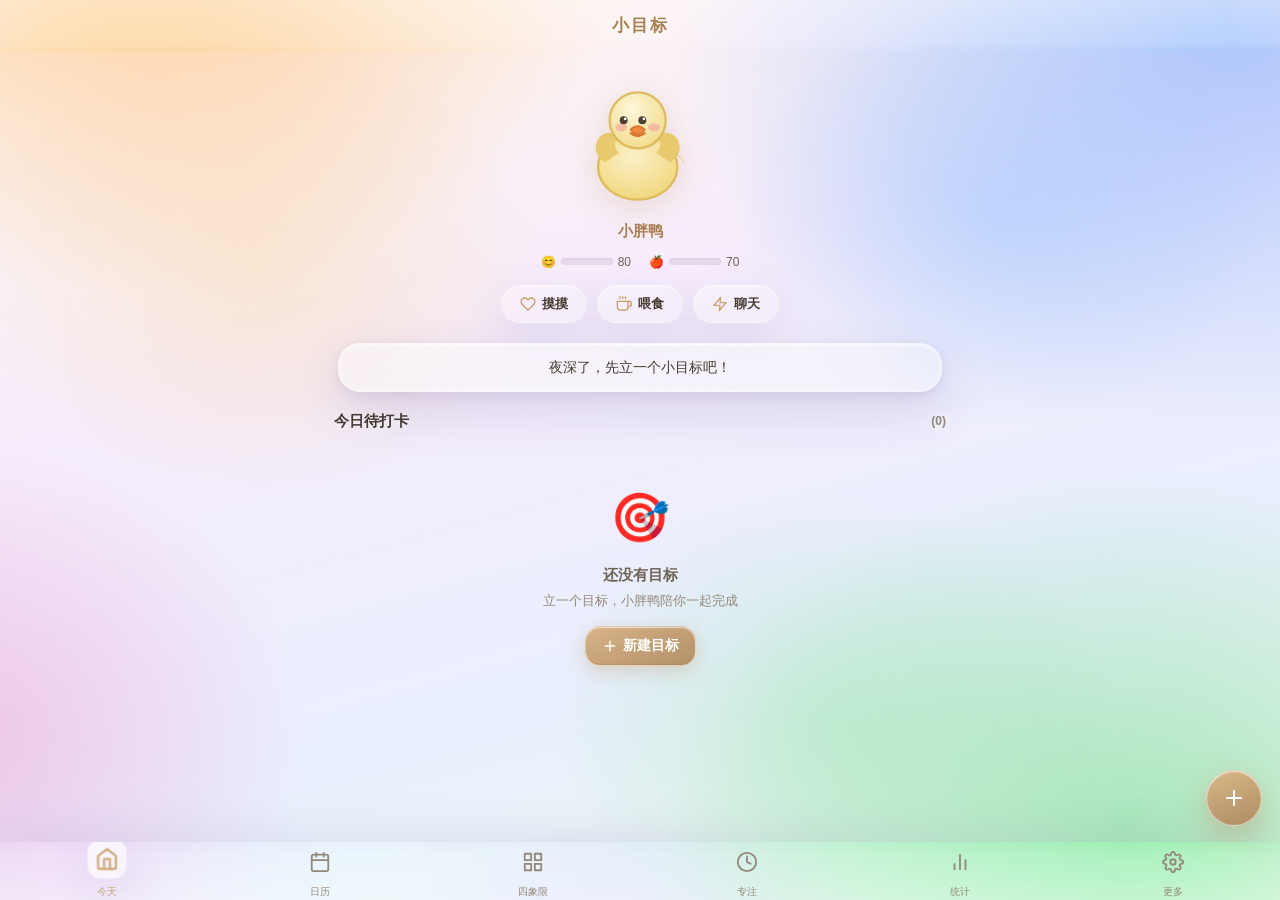
<file: app/index.html>
<!DOCTYPE html>
<html lang="zh-CN">
<head>
  <meta charset="UTF-8">
  <meta name="viewport" content="width=device-width, initial-scale=1.0, maximum-scale=1.0, user-scalable=no, viewport-fit=cover">
  <meta name="theme-color" content="#C49A6C">
  <meta name="description" content="小目标 - 一个人也能认真完成目标的安静角落。完全免费、无付费墙、无焦虑制造机。">
  <meta name="apple-mobile-web-app-capable" content="yes">
  <meta name="mobile-web-app-capable" content="yes">
  <meta name="apple-mobile-web-app-status-bar-style" content="default">
  <meta name="apple-mobile-web-app-title" content="小目标">
  <link rel="manifest" href="manifest.json">
  <link rel="icon" href="data:image/svg+xml,%3Csvg xmlns='http://www.w3.org/2000/svg' viewBox='0 0 64 64'%3E%3Ccircle cx='32' cy='34' r='26' fill='%23F0D67A'/%3E%3Cellipse cx='32' cy='38' rx='20' ry='14' fill='%23F5E6B8'/%3E%3Ccircle cx='24' cy='30' r='3.5' fill='%23333'/%3E%3Ccircle cx='40' cy='30' r='3.5' fill='%23333'/%3E%3Cpath d='M27 40 q5 5 10 0' stroke='%23E8A33C' stroke-width='3' fill='none' stroke-linecap='round'/%3E%3C/svg%3E">
  <link rel="apple-touch-icon" href="assets/app-icon-180.png">
  <title>小目标</title>
  <link rel="stylesheet" href="css/style.css">
  <link rel="stylesheet" href="css/liquid-glass.css">
</head>
<body>
  <!-- 启动画面 -->
  <div id="splash-screen" class="splash-screen">
    <div class="splash-content">
      <svg class="splash-logo" viewBox="0 0 64 64"><circle cx="32" cy="34" r="26" fill="#F0D67A"/><ellipse cx="32" cy="38" rx="20" ry="14" fill="#F5E6B8"/><circle cx="24" cy="30" r="3.5" fill="#333"/><circle cx="40" cy="30" r="3.5" fill="#333"/><path d="M27 40 q5 5 10 0" stroke="#E8A33C" stroke-width="3" fill="none" stroke-linecap="round"/></svg>
      <div class="splash-title">小目标</div>
      <div class="splash-sub">一个人也能认真完成目标 🐤</div>
      <div class="splash-loader"></div>
    </div>
  </div>

  <!-- 主应用 -->
  <div id="app" class="app-wrap hidden">
    <header class="app-header">
      <div class="app-title" id="page-title">小目标</div>
    </header>

    <main id="main-content"></main>

    <!-- 底部导航（必须在 header 之外：header 的 backdrop-filter 会创建
         containing block，导致 fixed 定位失效与标题重叠） -->
    <nav class="app-nav" id="app-nav">
      <a href="#" data-page="home" class="active">
        <svg class="nav-icon" viewBox="0 0 24 24" fill="none" stroke="currentColor" stroke-width="2" stroke-linecap="round" stroke-linejoin="round"><path d="M3 9l9-7 9 7v11a2 2 0 0 1-2 2H5a2 2 0 0 1-2-2z"/><polyline points="9 22 9 12 15 12 15 22"/></svg>
        <span>今天</span>
      </a>
      <a href="#" data-page="calendar">
        <svg class="nav-icon" viewBox="0 0 24 24" fill="none" stroke="currentColor" stroke-width="2" stroke-linecap="round" stroke-linejoin="round"><rect x="3" y="4" width="18" height="18" rx="2" ry="2"/><line x1="16" y1="2" x2="16" y2="6"/><line x1="8" y1="2" x2="8" y2="6"/><line x1="3" y1="10" x2="21" y2="10"/></svg>
        <span>日历</span>
      </a>
      <a href="#" data-page="quadrant">
        <svg class="nav-icon" viewBox="0 0 24 24" fill="none" stroke="currentColor" stroke-width="2" stroke-linecap="round" stroke-linejoin="round"><rect x="3" y="3" width="7" height="7"/><rect x="14" y="3" width="7" height="7"/><rect x="14" y="14" width="7" height="7"/><rect x="3" y="14" width="7" height="7"/></svg>
        <span>四象限</span>
      </a>
      <a href="#" data-page="focus">
        <svg class="nav-icon" viewBox="0 0 24 24" fill="none" stroke="currentColor" stroke-width="2" stroke-linecap="round" stroke-linejoin="round"><circle cx="12" cy="12" r="10"/><polyline points="12 6 12 12 16 14"/></svg>
        <span>专注</span>
      </a>
      <a href="#" data-page="stats">
        <svg class="nav-icon" viewBox="0 0 24 24" fill="none" stroke="currentColor" stroke-width="2" stroke-linecap="round" stroke-linejoin="round"><line x1="18" y1="20" x2="18" y2="10"/><line x1="12" y1="20" x2="12" y2="4"/><line x1="6" y1="20" x2="6" y2="14"/></svg>
        <span>统计</span>
      </a>
      <a href="#" data-page="more">
        <svg class="nav-icon" viewBox="0 0 24 24" fill="none" stroke="currentColor" stroke-width="2" stroke-linecap="round" stroke-linejoin="round"><circle cx="12" cy="12" r="3"/><path d="M19.4 15a1.65 1.65 0 0 0 .33 1.82l.06.06a2 2 0 0 1 0 2.83 2 2 0 0 1-2.83 0l-.06-.06a1.65 1.65 0 0 0-1.82-.33 1.65 1.65 0 0 0-1 1.51V21a2 2 0 0 1-2 2 2 2 0 0 1-2-2v-.09A1.65 1.65 0 0 0 9 19.4a1.65 1.65 0 0 0-1.82.33l-.06.06a2 2 0 0 1-2.83 0 2 2 0 0 1 0-2.83l.06-.06a1.65 1.65 0 0 0 .33-1.82 1.65 1.65 0 0 0-1.51-1H3a2 2 0 0 1-2-2 2 2 0 0 1 2-2h.09A1.65 1.65 0 0 0 4.6 9a1.65 1.65 0 0 0-.33-1.82l-.06-.06a2 2 0 0 1 0-2.83 2 2 0 0 1 2.83 0l.06.06a1.65 1.65 0 0 0 1.82.33H9a1.65 1.65 0 0 0 1-1.51V3a2 2 0 0 1 2-2 2 2 0 0 1 2 2v.09a1.65 1.65 0 0 0 1 1.51 1.65 1.65 0 0 0 1.82-.33l.06-.06a2 2 0 0 1 2.83 0 2 2 0 0 1 0 2.83l-.06.06a1.65 1.65 0 0 0-.33 1.82V9a1.65 1.65 0 0 0 1.51 1H21a2 2 0 0 1 2 2 2 2 0 0 1-2 2h-.09a1.65 1.65 0 0 0-1.51 1z"/></svg>
        <span>更多</span>
      </a>
    </nav>

    <!-- 底部快捷打卡栏 -->
    <div id="quickbar" class="quickbar hidden">
      <div class="quickbar-inner" id="quickbar-inner"></div>
    </div>

    <div id="modal-overlay" class="modal-overlay hidden">
      <div class="modal-box" id="modal-content"></div>
    </div>
    <div id="duck-pop" class="duck-pop hidden"></div>
    <div id="toast" class="toast hidden"></div>
  </div>

  <script>
    if ('serviceWorker' in navigator && /^https?:$/.test(location.protocol)) {
      window.addEventListener('load', function () {
        navigator.serviceWorker.register('service-worker.js').catch(function (e) {
          console.warn('SW failed:', e.message);
        });
      });
    }
  </script>
  <script src="js/data/presets.js"></script>
  <script src="js/data/templates.js"></script>
  <script src="js/data/duck.js"></script>
  <script src="js/utils/icons.js"></script>
  <script src="js/utils/store.js"></script>
  <script src="js/utils/duckArt.js"></script>
  <script src="js/utils/liquidGlass.js"></script>
  <script src="js/utils/llm.js"></script>
  <script src="js/app.js"></script>
</body>
</html>
</file>
<file: app/css/style.css>
/* ============================================================
 * 「小目标」· 液态玻璃 Liquid Glass — iOS 26 复刻
 * 特征：高透光毛玻璃 / 表面亮度渐变 / 顶部高光 / 大模糊 /
 *       彩色环境光斑 / 弹性动画 / 玻璃圆底图标
 * ============================================================ */
:root {
  --primary: #C9A06C;
  --primary-dark: #A97E50;
  --olive: #7A9A6E;
  --duck-yellow: #F0D67A;
  --done: #6DBF6D;
  --warn: #F0A050;
  --danger: #E07070;
  --ink: #433A30;
  --ink-2: #6E6355;
  --ink-3: #94887A;

  /* —— iOS 26 液态玻璃参数 · ultraThin（最透） —— */
  --glass-blur: blur(42px) saturate(190%) brightness(1.12);
  --glass-strong-blur: blur(56px) saturate(200%) brightness(1.15);
  /* 玻璃表面：最透 —— 几乎全透明，仅靠模糊区分玻璃 */
  --glass-bg: linear-gradient(155deg,
      rgba(255, 255, 255, 0.24) 0%,
      rgba(255, 255, 255, 0.12) 42%,
      rgba(255, 255, 255, 0.05) 100%);
  --glass-bg-strong: linear-gradient(155deg,
      rgba(255, 255, 255, 0.32) 0%,
      rgba(255, 255, 255, 0.18) 45%,
      rgba(255, 255, 255, 0.09) 100%);
  /* 玻璃边缘 + 高光 + 投影（高光微调，保持边缘可辨） */
  --glass-border: rgba(255, 255, 255, 0.38);
  --glass-shadow:
    inset 0 1px 1px rgba(255, 255, 255, 0.55),
    inset 0 -1px 1px rgba(255, 255, 255, 0.12),
    inset 0 0 28px rgba(255, 255, 255, 0.10),
    0 12px 40px rgba(105, 85, 160, 0.14);
  --glass-shadow-deep:
    inset 0 1px 1px rgba(255, 255, 255, 0.6),
    inset 0 -1px 1px rgba(255, 255, 255, 0.14),
    inset 0 0 36px rgba(255, 255, 255, 0.12),
    0 20px 60px rgba(90, 70, 150, 0.18);

  /* 弹性动画（spring） */
  --spring: cubic-bezier(0.34, 1.56, 0.64, 1);
  --ease: cubic-bezier(0.25, 0.8, 0.4, 1);

  --radius: 24px;
  --radius-lg: 30px;
  --nav-h: 58px;
  --header-h: 52px;
}
* { margin: 0; padding: 0; box-sizing: border-box; -webkit-tap-highlight-color: transparent; }
html { font-size: 16px; }
body {
  font-family: -apple-system, BlinkMacSystemFont, "PingFang SC", "Hiragino Sans GB", "Microsoft YaHei", sans-serif;
  color: var(--ink);
  line-height: 1.5;
  overscroll-behavior: none;
  min-height: 100vh;
  /* 彩色环境光（最透玻璃 → 背景光斑更鲜艳饱满） */
  background:
    radial-gradient(760px 560px at 12% -6%, rgba(255, 176, 92, 0.55), transparent 62%),
    radial-gradient(900px 640px at 96% 4%, rgba(96, 156, 255, 0.48), transparent 62%),
    radial-gradient(740px 580px at 88% 92%, rgba(96, 214, 128, 0.48), transparent 62%),
    radial-gradient(580px 480px at -4% 82%, rgba(240, 128, 196, 0.38), transparent 62%),
    radial-gradient(520px 400px at 50% 120%, rgba(168, 132, 255, 0.44), transparent 65%),
    linear-gradient(165deg, #FFF8EE 0%, #F6ECFB 36%, #E9EFFE 68%, #EDFAEC 100%);
  background-attachment: fixed;
}

/* 大尺寸环境光晕层（增强玻璃下的色彩深度） */
body::before {
  content: '';
  position: fixed; inset: 0; z-index: -1; pointer-events: none;
  background:
    radial-gradient(420px 320px at 20% 30%, rgba(255, 214, 150, 0.35), transparent 70%),
    radial-gradient(380px 300px at 78% 24%, rgba(130, 190, 255, 0.30), transparent 70%),
    radial-gradient(400px 320px at 65% 80%, rgba(140, 228, 158, 0.32), transparent 70%);
}

/* ---------- 启动画面 ---------- */
.splash-screen {
  position: fixed; inset: 0;
  display: flex; align-items: center; justify-content: center; z-index: 999;
  transition: opacity .5s var(--ease);
  background:
    radial-gradient(560px 420px at 18% 8%, rgba(255, 190, 110, 0.42), transparent 65%),
    radial-gradient(620px 480px at 82% 88%, rgba(120, 170, 255, 0.38), transparent 65%),
    radial-gradient(460px 360px at 60% 30%, rgba(245, 150, 200, 0.22), transparent 65%),
    linear-gradient(165deg, #FFF9F1, #F5EEFB 55%, #EDF2FD);
}
.splash-screen.fade-out { opacity: 0; pointer-events: none; }
.splash-content { text-align: center; }
.splash-logo {
  width: 96px; height: 96px; border-radius: 30px;
  background: var(--glass-bg-strong);
  -webkit-backdrop-filter: var(--glass-strong-blur); backdrop-filter: var(--glass-strong-blur);
  border: 1px solid var(--glass-border);
  box-shadow: var(--glass-shadow-deep);
  padding: 9px;
  animation: logoFloat 3.5s var(--ease) infinite;
}
@keyframes logoFloat {
  0%, 100% { transform: translateY(0) rotate(-1deg); }
  50% { transform: translateY(-7px) rotate(1deg); }
}
.splash-title { font-size: 27px; font-weight: 800; margin-top: 16px; color: var(--primary-dark); text-shadow: 0 2px 14px rgba(255,255,255,0.95); letter-spacing: 2px; }
.splash-sub { font-size: 13px; color: var(--ink-2); margin-top: 6px; }
.splash-loader {
  width: 46px; height: 4px; border-radius: 2px; margin: 24px auto 0;
  overflow: hidden; position: relative;
  background: rgba(255, 255, 255, 0.85);
  box-shadow: 0 0 16px rgba(201, 160, 108, 0.35), inset 0 0 4px rgba(201,160,108,0.2);
}
.splash-loader::after {
  content: ''; position: absolute; left: -50%; width: 50%; height: 100%;
  background: linear-gradient(90deg, var(--primary), #F0D67A);
  border-radius: 2px; animation: load 1.1s ease-in-out infinite;
}
@keyframes load { 0%{left:-50%} 100%{left:100%} }

/* ---------- 布局 ---------- */
.app-wrap { min-height: 100vh; padding-bottom: calc(var(--nav-h) + env(safe-area-inset-bottom)); }
.hidden { display: none !important; }

/* 顶部标题栏（悬浮玻璃） */
.app-header {
  position: sticky; top: 0; z-index: 50;
  padding-top: env(safe-area-inset-top);
  background: linear-gradient(to bottom,
    rgba(255, 255, 255, 0.32) 0%,
    rgba(255, 255, 255, 0.16) 85%,
    rgba(255, 255, 255, 0) 100%);
  -webkit-backdrop-filter: blur(40px) saturate(180%); backdrop-filter: blur(40px) saturate(180%);
}
.app-title {
  height: var(--header-h); line-height: var(--header-h); text-align: center;
  font-size: 17px; font-weight: 800; color: var(--primary-dark);
  letter-spacing: 2px; text-shadow: 0 1px 8px rgba(255,255,255,0.9);
}

/* 底部导航（悬浮玻璃条 + 图标玻璃圆底） */
.app-nav {
  display: flex; justify-content: space-around;
  position: fixed; bottom: 0; left: 0; right: 0; z-index: 60;
  height: calc(var(--nav-h) + env(safe-area-inset-bottom));
  padding-bottom: env(safe-area-inset-bottom);
  background: linear-gradient(to top,
    rgba(255, 255, 255, 0.34) 0%,
    rgba(255, 255, 255, 0.16) 78%,
    rgba(255, 255, 255, 0) 100%);
  -webkit-backdrop-filter: blur(44px) saturate(190%); backdrop-filter: blur(44px) saturate(190%);
  box-shadow: 0 -10px 40px rgba(105, 85, 160, 0.10);
}
.app-nav a {
  flex: 1; display: flex; flex-direction: column; align-items: center; justify-content: center;
  text-decoration: none; color: var(--ink-3); font-size: 10px; gap: 4px;
  transition: color .3s var(--ease);
  min-width: 0; overflow: hidden;
}
.app-nav a span {
  white-space: nowrap; overflow: hidden; text-overflow: ellipsis; max-width: 100%;
}
.app-nav a .nav-icon {
  width: 36px; height: 36px;
  padding: 7px;
  box-sizing: border-box; /* 总尺寸固定 36px，图标 22px，不溢出 */
  border-radius: 12px;
  transition: all .35s var(--spring);
}
.app-nav a.active { color: var(--primary); }
.app-nav a.active .nav-icon {
  background: linear-gradient(155deg, rgba(255,255,255,0.75), rgba(255,255,255,0.4));
  -webkit-backdrop-filter: blur(12px); backdrop-filter: blur(12px);
  box-shadow: var(--glass-shadow);
  transform: translateY(-3px) scale(1.08);
}

main { padding: 14px 14px 20px; max-width: 640px; margin: 0 auto; }

/* ---------- 玻璃卡片（iOS 26 质感） ---------- */
.card {
  position: relative;
  background: var(--glass-bg);
  -webkit-backdrop-filter: var(--glass-blur); backdrop-filter: var(--glass-blur);
  border: 1px solid var(--glass-border);
  border-radius: var(--radius);
  box-shadow: var(--glass-shadow);
  padding: 16px; margin-bottom: 12px;
}
/* 表面高光层（玻璃反光） */
.card::after {
  content: ''; position: absolute; top: 0; left: 12px; right: 12px; height: 1px;
  background: linear-gradient(90deg, transparent, rgba(255,255,255,0.9), transparent);
  border-radius: var(--radius);
  pointer-events: none;
}
.card-title {
  font-size: 14px; font-weight: 600; color: var(--ink-2); margin-bottom: 10px;
  display: flex; align-items: center; gap: 6px;
}
.card-title svg { width: 16px; height: 16px; }

/* ---------- 目标卡片 ---------- */
.goal-card {
  position: relative;
  background: var(--glass-bg);
  -webkit-backdrop-filter: var(--glass-blur); backdrop-filter: var(--glass-blur);
  border: 1px solid var(--glass-border);
  border-radius: var(--radius);
  box-shadow: var(--glass-shadow);
  padding: 16px; margin-bottom: 12px;
  border-left: 4px solid var(--olive);
  transition: transform .3s var(--spring);
}
.goal-card:active { transform: scale(0.985); }
.goal-card.type-quantitative { border-left-color: #7A9A6E; }
.goal-card.type-habit { border-left-color: #6FA8C9; }
.goal-card.type-milestone { border-left-color: #C9A06F; }
.goal-card.done-goal { opacity: .6; }
.goal-head { display: flex; justify-content: space-between; align-items: flex-start; gap: 8px; }
.goal-name { font-size: 16px; font-weight: 700; }
.goal-cat { font-size: 11px; color: var(--ink-3); margin-top: 2px; }
.goal-progress { margin-top: 10px; }
.progress-bar {
  height: 10px; border-radius: 6px; overflow: hidden;
  background: rgba(120, 100, 150, 0.10);
  box-shadow: inset 0 1px 3px rgba(90, 70, 130, 0.12), inset 0 0 0 1px rgba(255,255,255,0.35);
}
.progress-fill {
  height: 100%;
  background: linear-gradient(90deg, var(--olive), #9DBC91);
  border-radius: 6px; transition: width .5s var(--ease);
  box-shadow: 0 0 12px rgba(122, 154, 110, 0.45);
}
.progress-text { display: flex; justify-content: space-between; font-size: 12px; color: var(--ink-2); margin-top: 5px; }
.goal-meta { display: flex; gap: 12px; font-size: 12px; color: var(--ink-2); margin-top: 8px; flex-wrap: wrap; }
.goal-meta span { display: inline-flex; align-items: center; gap: 3px; }
.goal-meta svg { width: 13px; height: 13px; }
.goal-actions { display: flex; gap: 8px; margin-top: 12px; }
.goal-actions .btn { flex: 1; }

/* 里程碑节点 */
.milestones { margin-top: 10px; }
.milestone-item {
  display: flex; align-items: center; gap: 8px; padding: 7px 0;
  border-top: 1px dashed rgba(160, 140, 200, 0.22); font-size: 13px;
}
.milestone-item:first-child { border-top: none; }
.ms-dot {
  width: 18px; height: 18px; border-radius: 50%; flex-shrink: 0;
  border: 2px solid var(--ink-3); display: flex; align-items: center; justify-content: center;
  background: rgba(255,255,255,0.4);
}
.ms-dot.achieved { background: linear-gradient(135deg, #7BCB7B, var(--done)); border-color: transparent; color: #fff; box-shadow: 0 2px 8px rgba(109,191,109,0.4); }
.ms-dot.achieved svg { width: 10px; height: 10px; }
.ms-dot.current { border-color: var(--primary); }
.ms-title { flex: 1; }
.ms-title.done-ms { text-decoration: line-through; color: var(--ink-3); }
.ms-date { font-size: 11px; color: var(--ink-3); }

/* ---------- 按钮（液态玻璃） ---------- */
.btn {
  display: inline-flex; align-items: center; justify-content: center; gap: 5px;
  border: 1px solid rgba(255, 255, 255, 0.45);
  border-radius: 15px; padding: 10px 16px;
  font-size: 14px; font-weight: 600; cursor: pointer;
  color: #fff;
  background: linear-gradient(155deg,
    rgba(214, 178, 128, 0.95) 0%,
    rgba(196, 154, 108, 0.9) 45%,
    rgba(176, 134, 90, 0.9) 100%);
  box-shadow:
    inset 0 1px 1px rgba(255, 255, 255, 0.6),
    inset 0 -1px 1px rgba(120, 80, 40, 0.15),
    0 6px 18px rgba(196, 154, 108, 0.35);
  transition: transform .25s var(--spring), opacity .2s;
}
.btn:active { transform: scale(0.94); }
.btn svg { width: 16px; height: 16px; }
.btn-outline {
  background: linear-gradient(155deg, rgba(255,255,255,0.65), rgba(255,255,255,0.35));
  color: var(--primary);
  border: 1.5px solid rgba(201, 160, 108, 0.5);
  box-shadow: inset 0 1px 1px rgba(255,255,255,0.8), 0 4px 14px rgba(105,85,160,0.10);
}
.btn-olive { background: linear-gradient(155deg, rgba(140, 172, 126, 0.95), rgba(122, 154, 110, 0.9) 45%, rgba(105, 138, 94, 0.92)); box-shadow: inset 0 1px 1px rgba(255,255,255,0.55), 0 6px 18px rgba(122,154,110,0.32); }
.btn-ghost {
  background: linear-gradient(155deg, rgba(255,255,255,0.6), rgba(255,255,255,0.32));
  color: var(--ink-2);
  border: 1px solid rgba(255, 255, 255, 0.6);
  box-shadow: inset 0 1px 1px rgba(255,255,255,0.8), 0 4px 14px rgba(105,85,160,0.08);
}
.btn-danger { background: linear-gradient(155deg, rgba(234, 128, 128, 0.95), rgba(224, 112, 112, 0.9) 45%, rgba(202, 96, 96, 0.92)); box-shadow: inset 0 1px 1px rgba(255,255,255,0.55), 0 6px 18px rgba(224,112,112,0.32); }
.btn-sm { padding: 7px 12px; font-size: 13px; border-radius: 12px; }
.btn-block { width: 100%; }
.btn:disabled { opacity: .45; }

/* ---------- 表单（玻璃内凹） ---------- */
.form-group { margin-bottom: 14px; }
.form-label { display: block; font-size: 13px; font-weight: 600; color: var(--ink-2); margin-bottom: 6px; }
.form-input, .form-select, .form-textarea {
  width: 100%;
  border: 1px solid rgba(255, 255, 255, 0.7);
  border-radius: 15px;
  padding: 11px 12px; font-size: 15px;
  background: rgba(255, 255, 255, 0.35);
  -webkit-backdrop-filter: blur(14px); backdrop-filter: blur(14px);
  color: var(--ink); font-family: inherit;
  outline: none;
  box-shadow: inset 0 2px 6px rgba(90, 70, 130, 0.10), inset 0 1px 1px rgba(255,255,255,0.4);
  transition: border-color .2s, box-shadow .3s var(--ease);
}
.form-input:focus, .form-select:focus, .form-textarea:focus {
  border-color: rgba(201, 160, 108, 0.75);
  box-shadow: inset 0 2px 6px rgba(90, 70, 130, 0.08), 0 0 0 4px rgba(201, 160, 108, 0.16);
  background: rgba(255, 255, 255, 0.5);
}
.form-textarea { min-height: 72px; resize: vertical; }
.form-hint { font-size: 11px; color: var(--ink-3); margin-top: 4px; }
.type-select { display: grid; grid-template-columns: 1fr 1fr 1fr; gap: 8px; }
.type-option {
  position: relative;
  border: 1.5px solid rgba(255, 255, 255, 0.6);
  border-radius: 18px; padding: 12px 6px;
  text-align: center; cursor: pointer;
  background: var(--glass-bg);
  -webkit-backdrop-filter: blur(16px); backdrop-filter: blur(16px);
  box-shadow: var(--glass-shadow);
  transition: all .25s var(--spring);
}
.type-option:active { transform: scale(0.95); }
.type-option.selected {
  border-color: rgba(201, 160, 108, 0.7);
  background: linear-gradient(155deg, rgba(240, 214, 122, 0.45), rgba(240, 214, 122, 0.25));
  box-shadow: 0 0 0 4px rgba(240, 214, 122, 0.22), var(--glass-shadow);
}
.type-option .type-icon { font-size: 24px; }
.type-option .type-name { font-size: 13px; font-weight: 600; margin-top: 4px; }
.type-option .type-desc { font-size: 10px; color: var(--ink-3); margin-top: 2px; }
.seg {
  display: flex; border-radius: 15px; padding: 3px; gap: 3px;
  background: rgba(255, 255, 255, 0.3);
  border: 1px solid rgba(255, 255, 255, 0.55);
  box-shadow: inset 0 2px 6px rgba(90, 70, 130, 0.08);
}
.seg button {
  flex: 1; border: none; background: transparent; padding: 8px 4px;
  border-radius: 12px; font-size: 13px; color: var(--ink-2); cursor: pointer; font-weight: 500;
  transition: all .25s var(--spring);
}
.seg button.active {
  background: linear-gradient(155deg, rgba(255,255,255,0.9), rgba(255,255,255,0.6));
  color: var(--primary); font-weight: 700;
  box-shadow: 0 4px 12px rgba(105, 85, 160, 0.16), inset 0 1px 1px rgba(255,255,255,0.9);
}
.freq-row { display: flex; align-items: center; gap: 8px; }
.freq-row input { flex: 1; }
.step-btns { display: flex; gap: 10px; margin-top: 20px; }

/* ---------- 日历 ---------- */
.cal-header { display: flex; justify-content: space-between; align-items: center; margin-bottom: 10px; }
.cal-month { font-size: 16px; font-weight: 700; }
.cal-nav {
  background: linear-gradient(155deg, rgba(255,255,255,0.7), rgba(255,255,255,0.4));
  border: 1px solid rgba(255,255,255,0.6);
  border-radius: 50%; width: 34px; height: 34px;
  font-size: 18px; color: var(--primary); cursor: pointer;
  box-shadow: var(--glass-shadow);
  display: flex; align-items: center; justify-content: center;
}
.cal-nav:active { transform: scale(0.9); }
.cal-week { display: grid; grid-template-columns: repeat(7, 1fr); text-align: center; font-size: 11px; color: var(--ink-3); margin-bottom: 4px; }
.cal-days { display: grid; grid-template-columns: repeat(7, 1fr); gap: 3px; }
.cal-day {
  aspect-ratio: 1; border-radius: 13px; display: flex; flex-direction: column;
  align-items: center; justify-content: center; font-size: 12px; cursor: pointer;
  background: rgba(255, 255, 255, 0.30);
  -webkit-backdrop-filter: blur(8px); backdrop-filter: blur(8px);
  border: 1px solid rgba(255, 255, 255, 0.45);
  position: relative;
  transition: transform .2s var(--spring);
}
.cal-day:active { transform: scale(0.9); }
.cal-day.today { border: 1.5px solid var(--primary); font-weight: 700; box-shadow: 0 0 0 4px rgba(201, 160, 108, 0.18); }
.cal-day.done {
  background: linear-gradient(155deg, rgba(126, 205, 126, 0.92), rgba(109, 191, 109, 0.88) 50%, rgba(95, 175, 95, 0.9));
  color: #fff; font-weight: 600; border-color: transparent;
  box-shadow: 0 4px 12px rgba(109, 191, 109, 0.4), inset 0 1px 1px rgba(255,255,255,0.5);
}
.cal-day.makeup { background: linear-gradient(155deg, rgba(245, 170, 95, 0.92), rgba(240, 160, 80, 0.9)); color: #fff; border-color: transparent; box-shadow: 0 4px 12px rgba(240,160,80,0.35), inset 0 1px 1px rgba(255,255,255,0.5); }
.cal-day.empty { background: transparent; cursor: default; border-color: transparent; box-shadow: none; }
.cal-day .cal-dot { position: absolute; bottom: 2px; width: 4px; height: 4px; border-radius: 50%; background: var(--primary); }
.cal-day.done .cal-dot { background: #fff; }
.cal-day.other-month { opacity: .3; }
.cal-legend { display: flex; gap: 14px; font-size: 11px; color: var(--ink-2); margin-top: 8px; }
.cal-legend i { display: inline-block; width: 10px; height: 10px; border-radius: 3px; margin-right: 4px; vertical-align: -1px; }
.cal-records { margin-top: 12px; }
.record-item {
  display: flex; gap: 10px; padding: 8px 0; border-top: 1px dashed rgba(160, 140, 200, 0.22);
  font-size: 13px; align-items: baseline;
}
.record-item:first-child { border-top: none; }
.record-date { color: var(--ink-3); flex-shrink: 0; font-size: 12px; }
.record-note { flex: 1; }

/* ---------- 四象限 ---------- */
.quad-grid { display: grid; grid-template-columns: 1fr 1fr; gap: 10px; }
.quad-cell {
  border-radius: 20px; padding: 10px; min-height: 150px;
  display: flex; flex-direction: column;
  border: 1px solid rgba(255, 255, 255, 0.55);
  -webkit-backdrop-filter: blur(20px) saturate(170%); backdrop-filter: blur(20px) saturate(170%);
  box-shadow: inset 0 1px 1px rgba(255,255,255,0.6), 0 8px 24px rgba(105,85,160,0.08);
}
.quad-cell.q1 { background: linear-gradient(155deg, rgba(251, 234, 234, 0.68), rgba(251, 224, 224, 0.5)); }
.quad-cell.q2 { background: linear-gradient(155deg, rgba(234, 242, 228, 0.68), rgba(224, 238, 218, 0.5)); }
.quad-cell.q3 { background: linear-gradient(155deg, rgba(251, 243, 220, 0.68), rgba(249, 236, 200, 0.5)); }
.quad-cell.q4 { background: linear-gradient(155deg, rgba(240, 238, 234, 0.6), rgba(232, 228, 222, 0.45)); }
.quad-label { font-size: 12px; font-weight: 700; margin-bottom: 6px; }
.q1 .quad-label { color: #C05B5B; }
.q2 .quad-label { color: #5E8A4E; }
.q3 .quad-label { color: #C08A3E; }
.q4 .quad-label { color: #8A8070; }
.quad-task {
  background: linear-gradient(155deg, rgba(255,255,255,0.85), rgba(255,255,255,0.6));
  border: 1px solid rgba(255, 255, 255, 0.75);
  border-radius: 13px; padding: 8px 10px; font-size: 13px;
  margin-bottom: 6px; cursor: pointer;
  display: flex; justify-content: space-between; align-items: center; gap: 6px;
  box-shadow: 0 3px 10px rgba(105, 85, 160, 0.10), inset 0 1px 1px rgba(255,255,255,0.9);
  transition: transform .2s var(--spring);
}
.quad-task:active { transform: scale(0.96); }
.quad-task.done-t { text-decoration: line-through; opacity: .5; }
.quad-task .q-del { color: var(--ink-3); font-size: 16px; background: none; border: none; cursor: pointer; padding: 0 2px; }
.quad-add {
  border: 1.5px dashed rgba(160, 140, 200, 0.45); border-radius: 13px; padding: 7px;
  text-align: center; font-size: 12px; color: var(--ink-3); cursor: pointer;
  background: rgba(255, 255, 255, 0.25); width: 100%;
}

/* ---------- 番茄钟 ---------- */
.focus-wrap { text-align: center; padding: 30px 10px; }
.focus-ring {
  width: 228px; height: 228px; margin: 0 auto; border-radius: 50%;
  display: flex; flex-direction: column; align-items: center; justify-content: center;
  background: conic-gradient(var(--primary) var(--pct, 0%), rgba(255, 255, 255, 0.5) 0%);
  position: relative;
  box-shadow: 0 16px 48px rgba(105, 85, 160, 0.22), inset 0 1px 1px rgba(255,255,255,0.8);
}
.focus-ring::before {
  content: ''; position: absolute; inset: 15px; border-radius: 50%;
  background: linear-gradient(155deg, rgba(255,255,255,0.85), rgba(255,255,255,0.6));
  -webkit-backdrop-filter: blur(24px); backdrop-filter: blur(24px);
  border: 1px solid rgba(255, 255, 255, 0.85);
  box-shadow: inset 0 2px 12px rgba(255,255,255,0.9);
}
.focus-time { font-size: 46px; font-weight: 800; z-index: 1; font-variant-numeric: tabular-nums; }
.focus-mode { font-size: 13px; color: var(--ink-2); z-index: 1; margin-top: 2px; }
.focus-poms { font-size: 20px; margin-top: 18px; letter-spacing: 4px; }
.focus-ctrl { display: flex; gap: 12px; justify-content: center; margin-top: 26px; }
.focus-task { margin-top: 20px; text-align: left; }
.focus-opts { display: flex; gap: 8px; justify-content: center; margin-top: 16px; }
.focus-opts button {
  border: 1px solid rgba(255, 255, 255, 0.65);
  background: linear-gradient(155deg, rgba(255,255,255,0.6), rgba(255,255,255,0.35));
  -webkit-backdrop-filter: blur(12px); backdrop-filter: blur(12px);
  border-radius: 22px; padding: 6px 14px; font-size: 13px; color: var(--ink-2); cursor: pointer;
  box-shadow: var(--glass-shadow);
  transition: all .25s var(--spring);
}
.focus-opts button.active { border-color: var(--primary); color: var(--primary); font-weight: 600; background: linear-gradient(155deg, rgba(240,214,122,0.5), rgba(240,214,122,0.3)); }
.noise-row { display: flex; gap: 8px; justify-content: center; margin-top: 14px; flex-wrap: wrap; }
.noise-chip {
  border: 1px solid rgba(255, 255, 255, 0.65);
  background: linear-gradient(155deg, rgba(255,255,255,0.6), rgba(255,255,255,0.35));
  -webkit-backdrop-filter: blur(12px); backdrop-filter: blur(12px);
  border-radius: 22px; padding: 7px 14px; font-size: 13px; color: var(--ink-2); cursor: pointer;
  box-shadow: var(--glass-shadow);
  transition: all .25s var(--spring);
}
.noise-chip:active { transform: scale(0.94); }
.noise-chip.active { border-color: var(--olive); background: linear-gradient(155deg, rgba(240,214,122,0.5), rgba(240,214,122,0.3)); color: var(--olive); font-weight: 600; }

/* ---------- 统计 ---------- */
.stats-grid { display: grid; grid-template-columns: 1fr 1fr; gap: 10px; margin-bottom: 14px; }
.stat-box {
  position: relative;
  background: var(--glass-bg);
  -webkit-backdrop-filter: var(--glass-blur); backdrop-filter: var(--glass-blur);
  border: 1px solid var(--glass-border);
  border-radius: var(--radius);
  padding: 14px;
  box-shadow: var(--glass-shadow);
}
.stat-num { font-size: 26px; font-weight: 800; color: var(--primary-dark); }
.stat-label { font-size: 12px; color: var(--ink-2); margin-top: 2px; }
.badge-row { display: flex; flex-wrap: wrap; gap: 8px; }
.badge {
  display: inline-flex; align-items: center; gap: 5px;
  background: linear-gradient(155deg, rgba(240, 214, 122, 0.5), rgba(240, 214, 122, 0.28));
  -webkit-backdrop-filter: blur(12px); backdrop-filter: blur(12px);
  border: 1px solid rgba(240, 214, 122, 0.6);
  border-radius: 22px; padding: 6px 12px; font-size: 13px;
  box-shadow: inset 0 1px 1px rgba(255,255,255,0.6);
}
.badge.locked { filter: grayscale(1); opacity: .5; }
.badge svg { width: 15px; height: 15px; color: var(--warn); }
.cat-bar-row { display: flex; align-items: center; gap: 8px; margin-bottom: 8px; font-size: 12px; }
.cat-bar-label { width: 44px; color: var(--ink-2); flex-shrink: 0; }
.cat-bar { flex: 1; height: 10px; background: rgba(120, 100, 150, 0.10); border-radius: 5px; overflow: hidden; box-shadow: inset 0 1px 3px rgba(90,70,130,0.1); }
.cat-bar-fill { height: 100%; background: linear-gradient(90deg, var(--primary), #F0D67A); border-radius: 5px; box-shadow: 0 0 8px rgba(201,160,108,0.4); }
.cat-bar-pct { width: 36px; text-align: right; color: var(--ink-2); }

/* ---------- 更多/设置 ---------- */
.setting-row {
  display: flex; justify-content: space-between; align-items: center;
  padding: 13px 0; border-bottom: 1px solid rgba(160, 140, 200, 0.16); cursor: pointer;
  transition: opacity .2s;
}
.setting-row:active { opacity: .6; }
.setting-row:last-child { border-bottom: none; }
.setting-row .s-label { display: flex; align-items: center; gap: 10px; font-size: 14px; }
.setting-row .s-label svg { width: 18px; height: 18px; color: var(--primary); }
.setting-row .s-val { color: var(--ink-3); font-size: 13px; display: flex; align-items: center; gap: 4px; }
.setting-row .s-val svg { width: 14px; height: 14px; }
.switch { width: 48px; height: 28px; border-radius: 14px; background: rgba(180, 160, 200, 0.4); position: relative; cursor: pointer; transition: background .25s var(--ease); flex-shrink: 0; box-shadow: inset 0 2px 5px rgba(80, 60, 120, 0.2); }
.switch::after {
  content: ''; position: absolute; top: 3px; left: 3px; width: 22px; height: 22px;
  border-radius: 50%; background: linear-gradient(155deg, #fff, #F0EDF6);
  transition: left .25s var(--spring);
  box-shadow: 0 2px 6px rgba(0, 0, 0, 0.25), inset 0 1px 1px rgba(255,255,255,0.9);
}
.switch.on { background: linear-gradient(135deg, #8FAC80, var(--olive)); }
.switch.on::after { left: 23px; }

/* API 设置 */
.api-badge { display: inline-block; font-size: 11px; padding: 2px 8px; border-radius: 10px; margin-left: 6px; vertical-align: 1px; }
.api-free { background: rgba(109, 191, 109, 0.22); color: #4A8B3A; }
.api-paid { background: rgba(240, 160, 80, 0.22); color: #B07E2E; }
.api-offline { background: rgba(90, 140, 190, 0.22); color: #3A6B8B; }
.key-mask { font-family: monospace; letter-spacing: 2px; color: var(--ink-2); font-size: 14px; }

/* ---------- 模板库 ---------- */
.tpl-grid { display: grid; grid-template-columns: 1fr 1fr; gap: 10px; }
.tpl-card {
  position: relative;
  background: var(--glass-bg);
  -webkit-backdrop-filter: var(--glass-blur); backdrop-filter: var(--glass-blur);
  border: 1px solid var(--glass-border);
  border-radius: 18px; padding: 13px;
  box-shadow: var(--glass-shadow);
  cursor: pointer; transition: transform .25s var(--spring);
}
.tpl-card:active { transform: scale(0.95); }
.tpl-emoji { font-size: 26px; }
.tpl-name { font-size: 14px; font-weight: 600; margin-top: 6px; }
.tpl-desc { font-size: 11px; color: var(--ink-3); margin-top: 3px; }

/* ---------- 今日待打卡 ---------- */
.today-list { margin-bottom: 14px; }
.today-item {
  position: relative;
  display: flex; align-items: center; gap: 10px; padding: 12px 14px;
  background: var(--glass-bg);
  -webkit-backdrop-filter: var(--glass-blur); backdrop-filter: var(--glass-blur);
  border: 1px solid var(--glass-border);
  border-radius: 17px; margin-bottom: 8px;
  box-shadow: var(--glass-shadow);
  transition: transform .25s var(--spring);
}
.today-item:active { transform: scale(0.98); }
.today-item .ti-name { flex: 1; font-size: 14px; }
.today-item .ti-name small { display: block; color: var(--ink-3); font-size: 11px; }
.today-check {
  width: 30px; height: 30px; border-radius: 50%;
  border: 2px solid rgba(160, 140, 200, 0.4);
  background: rgba(255, 255, 255, 0.5);
  display: flex; align-items: center; justify-content: center; cursor: pointer; flex-shrink: 0;
  color: transparent; transition: all .25s var(--spring);
}
.today-check:active { transform: scale(0.88); }
.today-check svg { width: 16px; height: 16px; }
.today-check.on { background: linear-gradient(135deg, #7BCB7B, var(--done)); border-color: transparent; color: #fff; box-shadow: 0 3px 10px rgba(109,191,109,0.4); }

/* ---------- 宠物区 ---------- */
.pet-stage { text-align: center; padding: 10px 0 6px; position: relative; }
.pet-stage .duck-big { width: 140px; height: 140px; margin: 0 auto; cursor: pointer; transition: transform .3s var(--spring); }
.pet-stage .duck-big:active { transform: scale(0.92); }
.pet-name { font-size: 15px; font-weight: 700; margin-top: 4px; color: var(--primary-dark); }
.pet-status { display: flex; justify-content: center; gap: 18px; margin-top: 10px; font-size: 12px; color: var(--ink-2); }
.pet-status .ps-item { display: flex; align-items: center; gap: 5px; }
.pet-status .ps-bar { width: 52px; height: 7px; background: rgba(120, 100, 150, 0.12); border-radius: 4px; overflow: hidden; box-shadow: inset 0 1px 3px rgba(90,70,130,0.12); }
.pet-status .ps-fill { height: 100%; border-radius: 4px; background: linear-gradient(90deg, var(--duck-yellow), #F0A050); transition: width .5s var(--ease); }
.pet-status .ps-fill.fed-f { background: linear-gradient(90deg, var(--olive), #96B58A); }
.pet-actions { display: flex; justify-content: center; gap: 10px; margin-top: 14px; }
.pet-action-btn {
  position: relative;
  display: inline-flex; align-items: center; gap: 6px;
  background: var(--glass-bg);
  -webkit-backdrop-filter: blur(18px); backdrop-filter: blur(18px);
  border: 1px solid var(--glass-border);
  border-radius: 26px; padding: 9px 18px; font-size: 13px; font-weight: 600; color: var(--ink);
  cursor: pointer; box-shadow: var(--glass-shadow);
  transition: transform .25s var(--spring);
}
.pet-action-btn:active { transform: scale(0.92); }
.pet-action-btn svg { width: 16px; height: 16px; color: var(--primary); }
.pet-speech {
  position: relative;
  background: var(--glass-bg-strong);
  -webkit-backdrop-filter: var(--glass-strong-blur); backdrop-filter: var(--glass-strong-blur);
  border: 1px solid var(--glass-border);
  border-radius: 22px; padding: 13px 16px;
  box-shadow: var(--glass-shadow-deep);
  margin: 14px 4px 4px; font-size: 14px;
  min-height: 46px;
  display: flex; align-items: center; justify-content: center; text-align: center;
}
.pet-levels { display: flex; gap: 8px; overflow-x: auto; padding: 8px 2px 4px; }
.pet-level {
  flex-shrink: 0; text-align: center;
  background: var(--glass-bg);
  -webkit-backdrop-filter: var(--glass-blur); backdrop-filter: var(--glass-blur);
  border-radius: 18px; padding: 10px 8px;
  box-shadow: var(--glass-shadow);
  width: 88px; border: 2px solid transparent;
  transition: transform .25s var(--spring);
}
.pet-level:active { transform: scale(0.95); }
.pet-level.current-lv { border-color: rgba(240, 214, 122, 0.8); background: linear-gradient(155deg, rgba(240,214,122,0.4), rgba(240,214,122,0.2)); }
.pet-level.locked-lv { opacity: .55; }
.pet-level .pl-emoji { font-size: 34px; line-height: 1.1; }
.pet-level .pl-name { font-size: 11px; font-weight: 700; margin-top: 4px; }
.pet-level .pl-desc { font-size: 9px; color: var(--ink-3); margin-top: 2px; }

/* ---------- 弹窗（iOS 底部玻璃面板） ---------- */
.modal-overlay {
  position: fixed; inset: 0; z-index: 100;
  display: flex; align-items: flex-end; justify-content: center;
  background: rgba(80, 65, 110, 0.28);
  -webkit-backdrop-filter: blur(10px); backdrop-filter: blur(10px);
  animation: fadeIn .25s var(--ease);
}
@keyframes fadeIn { from { opacity: 0 } to { opacity: 1 } }
.modal-box {
  position: relative;
  background: linear-gradient(165deg,
    rgba(255, 252, 247, 0.60) 0%,
    rgba(250, 246, 240, 0.48) 60%,
    rgba(247, 242, 236, 0.52) 100%);
  -webkit-backdrop-filter: var(--glass-strong-blur); backdrop-filter: var(--glass-strong-blur);
  border: 1px solid rgba(255, 255, 255, 0.85);
  border-bottom: none;
  border-radius: 32px 32px 0 0;
  width: 100%; max-width: 640px; max-height: 88vh; overflow-y: auto;
  padding: 22px 18px calc(26px + env(safe-area-inset-bottom));
  box-shadow: 0 -18px 60px rgba(80, 60, 130, 0.22), inset 0 1px 1px rgba(255, 255, 255, 0.95);
  animation: slideUp .35s var(--spring);
}
/* 弹窗顶部把手（iOS 风格） */
.modal-box::before {
  content: ''; position: sticky; top: -2px; display: block;
  width: 40px; height: 5px; border-radius: 3px;
  background: rgba(120, 100, 150, 0.25);
  margin: 0 auto 16px;
}
@keyframes slideUp { from { transform: translateY(48px); opacity: .4 } to { transform: none; opacity: 1 } }
.modal-title { font-size: 17px; font-weight: 700; text-align: center; margin-bottom: 16px; color: var(--primary-dark); }
.modal-close {
  position: absolute; top: 14px; right: 14px; width: 32px; height: 32px;
  border-radius: 50%; border: 1px solid rgba(255,255,255,0.7);
  background: linear-gradient(155deg, rgba(255,255,255,0.8), rgba(255,255,255,0.5));
  color: var(--ink-2); font-size: 15px; cursor: pointer;
  -webkit-backdrop-filter: blur(10px); backdrop-filter: blur(10px);
  box-shadow: var(--glass-shadow);
}
.modal-wrap { position: relative; }

/* 庆祝动画 */
.celebrate-overlay {
  position: fixed; inset: 0; z-index: 200;
  display: flex; align-items: center; justify-content: center;
  background: rgba(80, 65, 110, 0.35);
  -webkit-backdrop-filter: blur(14px); backdrop-filter: blur(14px);
  animation: fadeIn .25s var(--ease);
}
.celebrate-box {
  position: relative;
  text-align: center;
  background: var(--glass-bg-strong);
  -webkit-backdrop-filter: var(--glass-strong-blur); backdrop-filter: var(--glass-strong-blur);
  border: 1px solid var(--glass-border);
  border-radius: 30px; padding: 32px 38px;
  box-shadow: var(--glass-shadow-deep);
  animation: popIn .45s var(--spring); max-width: 82vw;
}
@keyframes popIn { 0% { transform: scale(.55); opacity: 0 } 65% { transform: scale(1.07) } 100% { transform: none; opacity: 1 } }
.celebrate-emoji { font-size: 54px; }
.celebrate-title { font-size: 21px; font-weight: 800; margin: 10px 0 6px; color: var(--primary-dark); }
.celebrate-sub { font-size: 14px; color: var(--ink-2); margin-bottom: 18px; }

/* ---------- Toast ---------- */
.toast {
  position: fixed; top: calc(var(--header-h) + env(safe-area-inset-top) + 10px); left: 50%;
  transform: translateX(-50%);
  background: linear-gradient(155deg, rgba(84, 74, 66, 0.85), rgba(60, 52, 46, 0.8));
  -webkit-backdrop-filter: blur(20px); backdrop-filter: blur(20px);
  border: 1px solid rgba(255, 255, 255, 0.25);
  color: #fff; padding: 10px 20px; border-radius: 26px; font-size: 13px; z-index: 300;
  animation: toastIn .35s var(--spring); max-width: 86vw; text-align: center;
  box-shadow: 0 10px 30px rgba(0, 0, 0, 0.22), inset 0 1px 1px rgba(255,255,255,0.2);
}
@keyframes toastIn { from { transform: translateX(-50%) translateY(-12px); opacity: 0 } to { transform: translateX(-50%); opacity: 1 } }
.duck-pop {
  position: fixed; bottom: calc(var(--nav-h) + 20px); left: 50%; transform: translateX(-50%);
  background: var(--glass-bg-strong);
  -webkit-backdrop-filter: var(--glass-strong-blur); backdrop-filter: var(--glass-strong-blur);
  border: 1px solid rgba(240, 214, 122, 0.7);
  border-radius: 22px; padding: 12px 18px; font-size: 14px; z-index: 250;
  box-shadow: var(--glass-shadow-deep);
  display: flex; align-items: center; gap: 10px; animation: popIn .4s var(--spring); max-width: 88vw;
}
.duck-pop .dp-emoji { font-size: 26px; }

/* 快捷打卡栏 */
.quickbar { position: fixed; bottom: calc(var(--nav-h) + env(safe-area-inset-bottom)); left: 0; right: 0; z-index: 55; padding: 0 14px 8px; pointer-events: none; }
.quickbar-inner {
  position: relative;
  background: var(--glass-bg-strong);
  -webkit-backdrop-filter: var(--glass-strong-blur); backdrop-filter: var(--glass-strong-blur);
  border: 1px solid rgba(255, 255, 255, 0.75);
  border-radius: 20px;
  box-shadow: var(--glass-shadow-deep);
  padding: 10px; pointer-events: auto; display: flex; gap: 8px; overflow-x: auto;
}
.quickbar-inner .qb-item {
  flex-shrink: 0; display: flex; align-items: center; gap: 6px;
  background: linear-gradient(155deg, rgba(240, 214, 122, 0.4), rgba(240, 214, 122, 0.22));
  border: 1px solid rgba(255, 255, 255, 0.6);
  border-radius: 13px; padding: 8px 12px;
  font-size: 13px; cursor: pointer;
  transition: transform .2s var(--spring);
}
.quickbar-inner .qb-item:active { transform: scale(0.94); border-color: var(--duck-yellow); }
.quickbar-inner .qb-item.done-q { background: linear-gradient(155deg, rgba(109,191,109,0.35), rgba(109,191,109,0.2)); }

/* ---------- 其他 ---------- */
.empty-state { text-align: center; padding: 40px 20px; color: var(--ink-3); }
.empty-state .es-emoji { font-size: 48px; margin-bottom: 10px; }
.empty-state .es-title { font-size: 15px; font-weight: 600; color: var(--ink-2); }
.empty-state .es-desc { font-size: 13px; margin-top: 4px; }
.section-title { font-size: 15px; font-weight: 700; margin: 18px 0 10px; display: flex; justify-content: space-between; align-items: center; text-shadow: 0 1px 8px rgba(255,255,255,0.85); }
.section-title .st-link { font-size: 12px; color: var(--primary); font-weight: 500; text-decoration: none; }
.duck-line {
  font-size: 12px; color: var(--ink-2);
  background: linear-gradient(155deg, rgba(240, 214, 122, 0.3), rgba(240, 214, 122, 0.16));
  -webkit-backdrop-filter: blur(12px); backdrop-filter: blur(12px);
  border: 1px solid rgba(255, 255, 255, 0.55);
  border-radius: 13px; padding: 8px 12px; margin-top: 8px;
  display: flex; gap: 8px; align-items: flex-start;
  box-shadow: inset 0 1px 1px rgba(255,255,255,0.6);
}
.duck-line .dl-e { flex-shrink: 0; }
.fab {
  position: fixed; right: 18px; bottom: calc(var(--nav-h) + env(safe-area-inset-bottom) + 16px);
  width: 56px; height: 56px; border-radius: 50%; border: 1px solid rgba(255, 255, 255, 0.5);
  z-index: 54;
  background: linear-gradient(155deg, rgba(218, 182, 132, 0.96), rgba(196, 154, 108, 0.9) 50%, rgba(176, 134, 90, 0.92));
  color: #fff;
  box-shadow: inset 0 1px 1px rgba(255, 255, 255, 0.65), 0 10px 30px rgba(196, 154, 108, 0.5);
  font-size: 26px; cursor: pointer;
  display: flex; align-items: center; justify-content: center;
  -webkit-backdrop-filter: blur(14px); backdrop-filter: blur(14px);
  transition: transform .3s var(--spring);
}
.fab:active { transform: scale(0.88) rotate(90deg); }
.fab svg { width: 24px; height: 24px; }
.ai-loading { text-align: center; padding: 20px; color: var(--ink-2); font-size: 13px; }
.spinner {
  width: 26px; height: 26px;
  border: 3px solid rgba(201, 160, 108, 0.2);
  border-top-color: var(--primary);
  border-radius: 50%; margin: 0 auto 10px; animation: spin .8s linear infinite;
}
@keyframes spin { to { transform: rotate(360deg) } }
.divider { border: none; border-top: 1px solid rgba(160, 140, 200, 0.2); margin: 14px 0; }
.tag {
  display: inline-block;
  background: linear-gradient(155deg, rgba(255,255,255,0.7), rgba(255,255,255,0.4));
  color: var(--ink-2);
  border: 1px solid rgba(255, 255, 255, 0.6);
  font-size: 11px; border-radius: 9px; padding: 2px 8px; margin-right: 4px; margin-top: 6px;
}
.chip {
  display: inline-block;
  border: 1px solid rgba(255, 255, 255, 0.65);
  border-radius: 18px; padding: 5px 12px; font-size: 12px;
  margin: 3px 4px 0 0; cursor: pointer;
  background: linear-gradient(155deg, rgba(255,255,255,0.6), rgba(255,255,255,0.35));
  transition: all .2s var(--spring);
}
.chip:active { transform: scale(0.94); }
.chip.selected { border-color: var(--olive); background: linear-gradient(155deg, rgba(240,214,122,0.5), rgba(240,214,122,0.3)); color: var(--olive); font-weight: 600; }

/* ============ 小胖鸭动画 ============ */
.duck-svg { overflow: visible; display: block; filter: drop-shadow(0 6px 16px rgba(201, 160, 108, 0.28)); }
.duck-idle .duck-eyes, .duck-happy .duck-eyes { animation: duckBreathe 3s ease-in-out infinite; }
.duck-idle, .duck-happy { animation: duckFloat 3.2s ease-in-out infinite; }
@keyframes duckFloat {
  0%, 100% { transform: translateY(0) rotate(-1deg); }
  50% { transform: translateY(-6px) rotate(1deg); }
}
@keyframes duckBreathe {
  0%, 100% { transform: scale(1); }
  50% { transform: scale(1.04); }
}
.duck-blink { animation: duckBlink 4s infinite; }
@keyframes duckBlink {
  0%, 92%, 100% { stroke-width: 0; }
  94%, 96% { stroke-width: 2.4; }
}
.duck-cheer { animation: duckWiggle .5s ease-in-out infinite alternate; }
@keyframes duckWiggle {
  from { transform: rotate(-4deg); }
  to { transform: rotate(4deg); }
}
.duck-sleep { animation: duckSleep 4s ease-in-out infinite; }
@keyframes duckSleep {
  0%, 100% { transform: translateY(2px); }
  50% { transform: translateY(0); }
}
.duck-sleep .deco-spark { display: none; }
.duck-hearts path { animation: heartFloat 1.6s ease-out infinite; }
.duck-hearts path:nth-child(2) { animation-delay: .5s; }
@keyframes heartFloat {
  0% { transform: translateY(0) scale(.6); opacity: 0; }
  30% { opacity: 1; }
  100% { transform: translateY(-22px) scale(1.2); opacity: 0; }
}
.duck-stars path { animation: starSpin 2s linear infinite; transform-origin: center; transform-box: fill-box; }
.duck-stars path:nth-child(2) { animation-direction: reverse; animation-duration: 1.4s; }
@keyframes starSpin { from { transform: rotate(0deg) } to { transform: rotate(360deg) } }
.deco-fire path { animation: fireFlicker 1.2s ease-in-out infinite alternate; }
.deco-fire path:nth-child(2) { animation-delay: .4s; }
@keyframes fireFlicker {
  from { transform: scaleY(1); transform-origin: bottom; }
  to { transform: scaleY(1.12); transform-origin: bottom; }
}
.duck-food circle { animation: foodBounce 1s ease-in-out infinite; }
@keyframes foodBounce {
  0%, 100% { transform: translateY(0); }
  50% { transform: translateY(-4px); }
}
.duck-pet { animation: duckPet .4s ease; }
@keyframes duckPet {
  0% { transform: scale(1); }
  30% { transform: scale(1.1) rotate(-3deg); }
  60% { transform: scale(1.08) rotate(3deg); }
  100% { transform: scale(1); }
}
</file>
<file: app/css/liquid-glass.css>
/* ============ 液态玻璃增强层（调研后补充 v2） ============
 * 依据：苹果官方定义（反射+折射+动态变形）+ 社区拆解（边缘高光/表面噪点）
 * 实现：
 *  · ::after  → 顶部高光线 + 玻璃噪点颗粒（多背景合并）
 *  · ::before → 边缘高光（inset 四边高光，液体张力感）
 *  · :active  → 高透玻璃状态（iOS 26 交互态去磨砂）
 *  · box-shadow 覆盖 → 悬浮投影增强
 * ============================================================ */

/* 噪点 data URI（feTurbulence fractalNoise，玻璃颗粒） */
.glass-noise-url {
  background-image: url("data:image/svg+xml,%3Csvg xmlns='http://www.w3.org/2000/svg' width='140' height='140'%3E%3Cfilter id='n'%3E%3CfeTurbulence type='fractalNoise' baseFrequency='0.85' numOctaves='2' stitchTiles='stitch'/%3E%3C/filter%3E%3Crect width='100%25' height='100%25' filter='url(%23n)' opacity='0.055'/%3E%3C/svg%3E");
}

/* ---- 卡片：顶部高光线 + 噪点颗粒（合并到 ::after） ---- */
.card::after, .goal-card::after, .stat-box::after, .tpl-card::after,
.today-item::after, .pet-speech::after, .quickbar-inner::after {
  content: ''; position: absolute; inset: 0; border-radius: inherit; pointer-events: none;
  background:
    /* 顶部高光线（玻璃上缘反光） */
    linear-gradient(90deg, transparent 8%, rgba(255, 255, 255, 0.9) 50%, transparent 92%) top left / 100% 1px no-repeat,
    /* 噪点颗粒（真玻璃质感） */
    url("data:image/svg+xml,%3Csvg xmlns='http://www.w3.org/2000/svg' width='140' height='140'%3E%3Cfilter id='n'%3E%3CfeTurbulence type='fractalNoise' baseFrequency='0.85' numOctaves='2' stitchTiles='stitch'/%3E%3C/filter%3E%3Crect width='100%25' height='100%25' filter='url(%23n)' opacity='0.055'/%3E%3C/svg%3E") repeat;
  opacity: 0.85;
}

/* ---- 边缘高光（液体张力：四边内高光） ---- */
.card::before, .goal-card::before, .stat-box::before, .tpl-card::before,
.today-item::before, .pet-speech::before, .quickbar-inner::before {
  content: ''; position: absolute; inset: 0;
  border-radius: inherit; pointer-events: none;
  box-shadow:
    inset 0 2px 3px rgba(255, 255, 255, 0.50),
    inset 0 -2px 4px rgba(255, 255, 255, 0.10),
    inset 2px 0 2px rgba(255, 255, 255, 0.16),
    inset -2px 0 2px rgba(255, 255, 255, 0.05);
}

/* 这些元素需要 position: relative 让伪元素定位正确 */
.card, .goal-card, .stat-box, .tpl-card, .today-item, .pet-speech, .quickbar-inner {
  position: relative;
}

/* ---- 高透玻璃状态（交互态：iOS 26 按钮按下变透明） ---- */
.btn:active, .pet-action-btn:active, .type-option:active, .noise-chip:active,
.focus-opts button:active, .chip:active, .cal-nav:active {
  -webkit-backdrop-filter: blur(4px) saturate(160%) !important;
  backdrop-filter: blur(4px) saturate(160%) !important;
  background: rgba(255, 255, 255, 0.30) !important;
}

/* ---- 悬浮投影增强（玻璃浮于彩色背景之上） ---- */
.card, .goal-card, .stat-box, .tpl-card, .today-item, .pet-speech, .quickbar-inner {
  box-shadow:
    inset 0 1.5px 2px rgba(255, 255, 255, 0.30),
    inset 0 -2px 3px rgba(255, 255, 255, 0.08),
    inset 0 0 22px rgba(255, 255, 255, 0.08),
    0 4px 12px rgba(90, 70, 140, 0.10),
    0 18px 48px rgba(90, 70, 140, 0.16);
}
</file>
